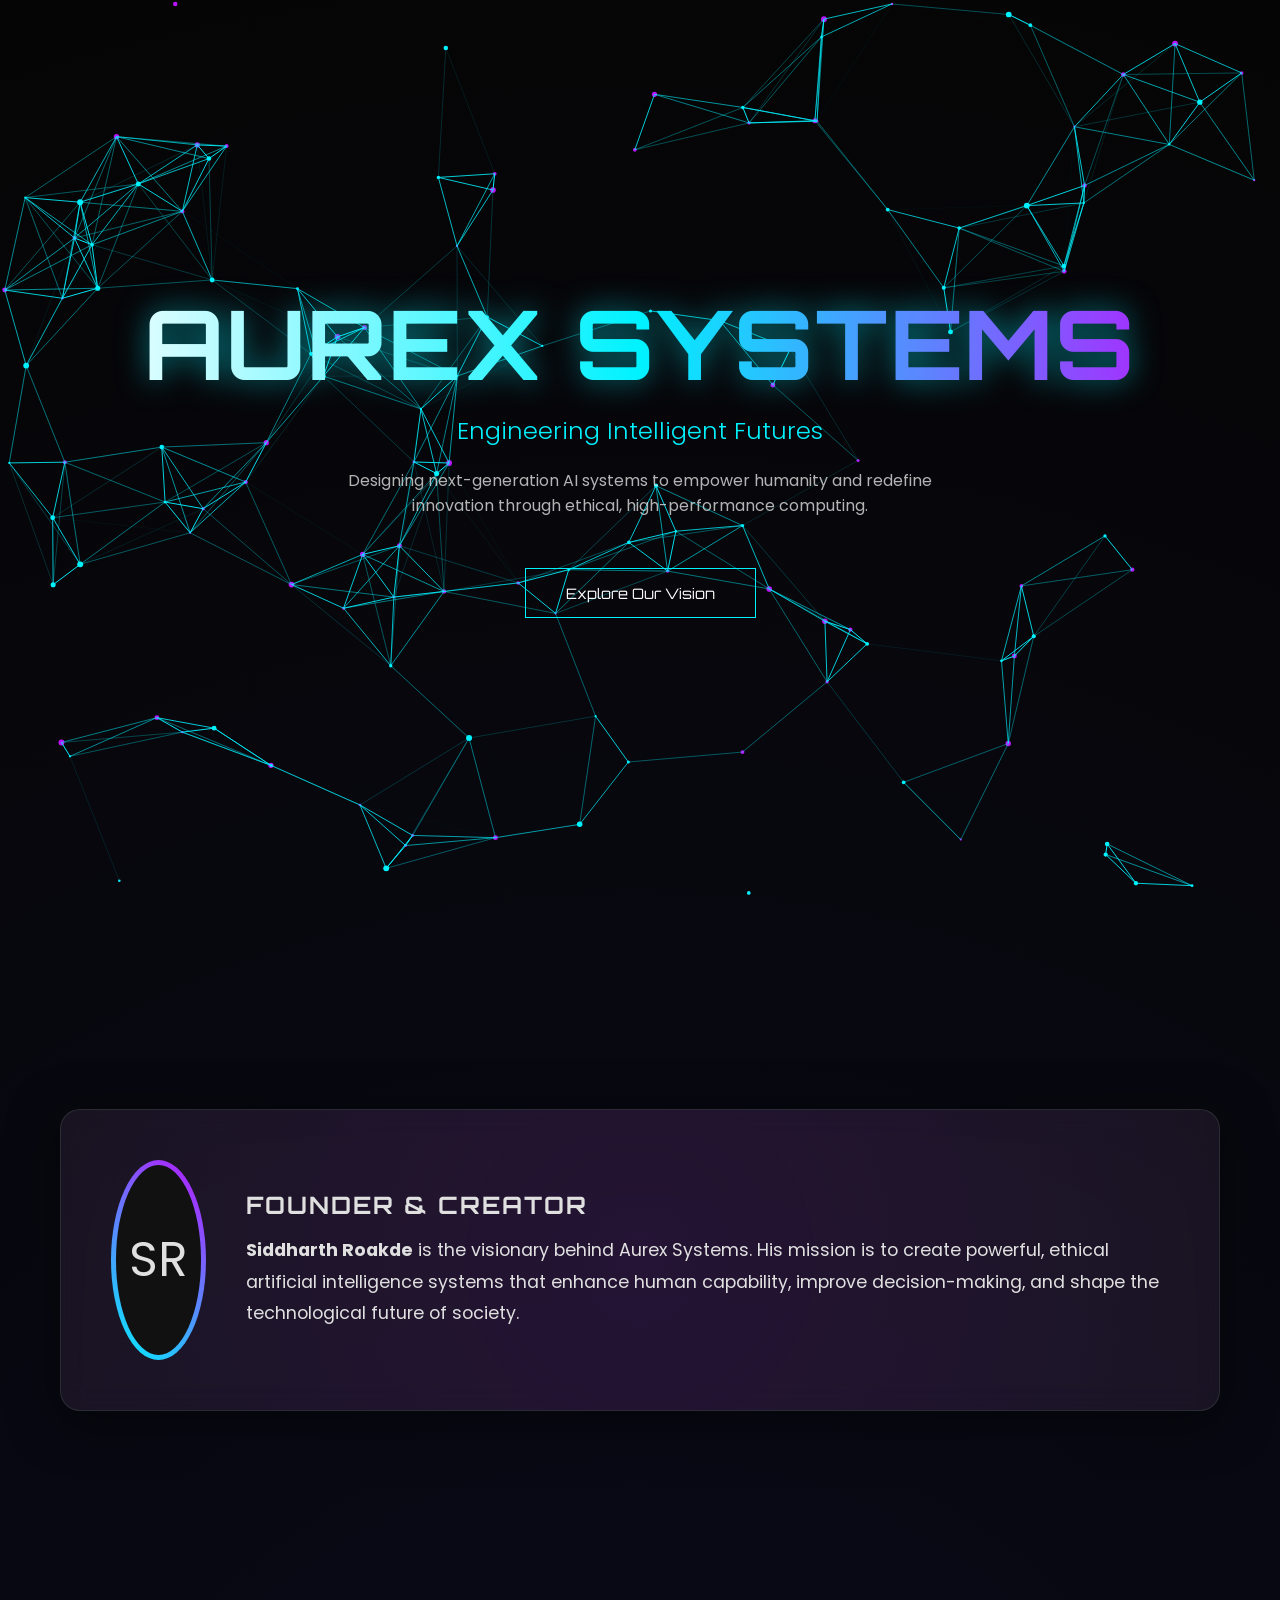
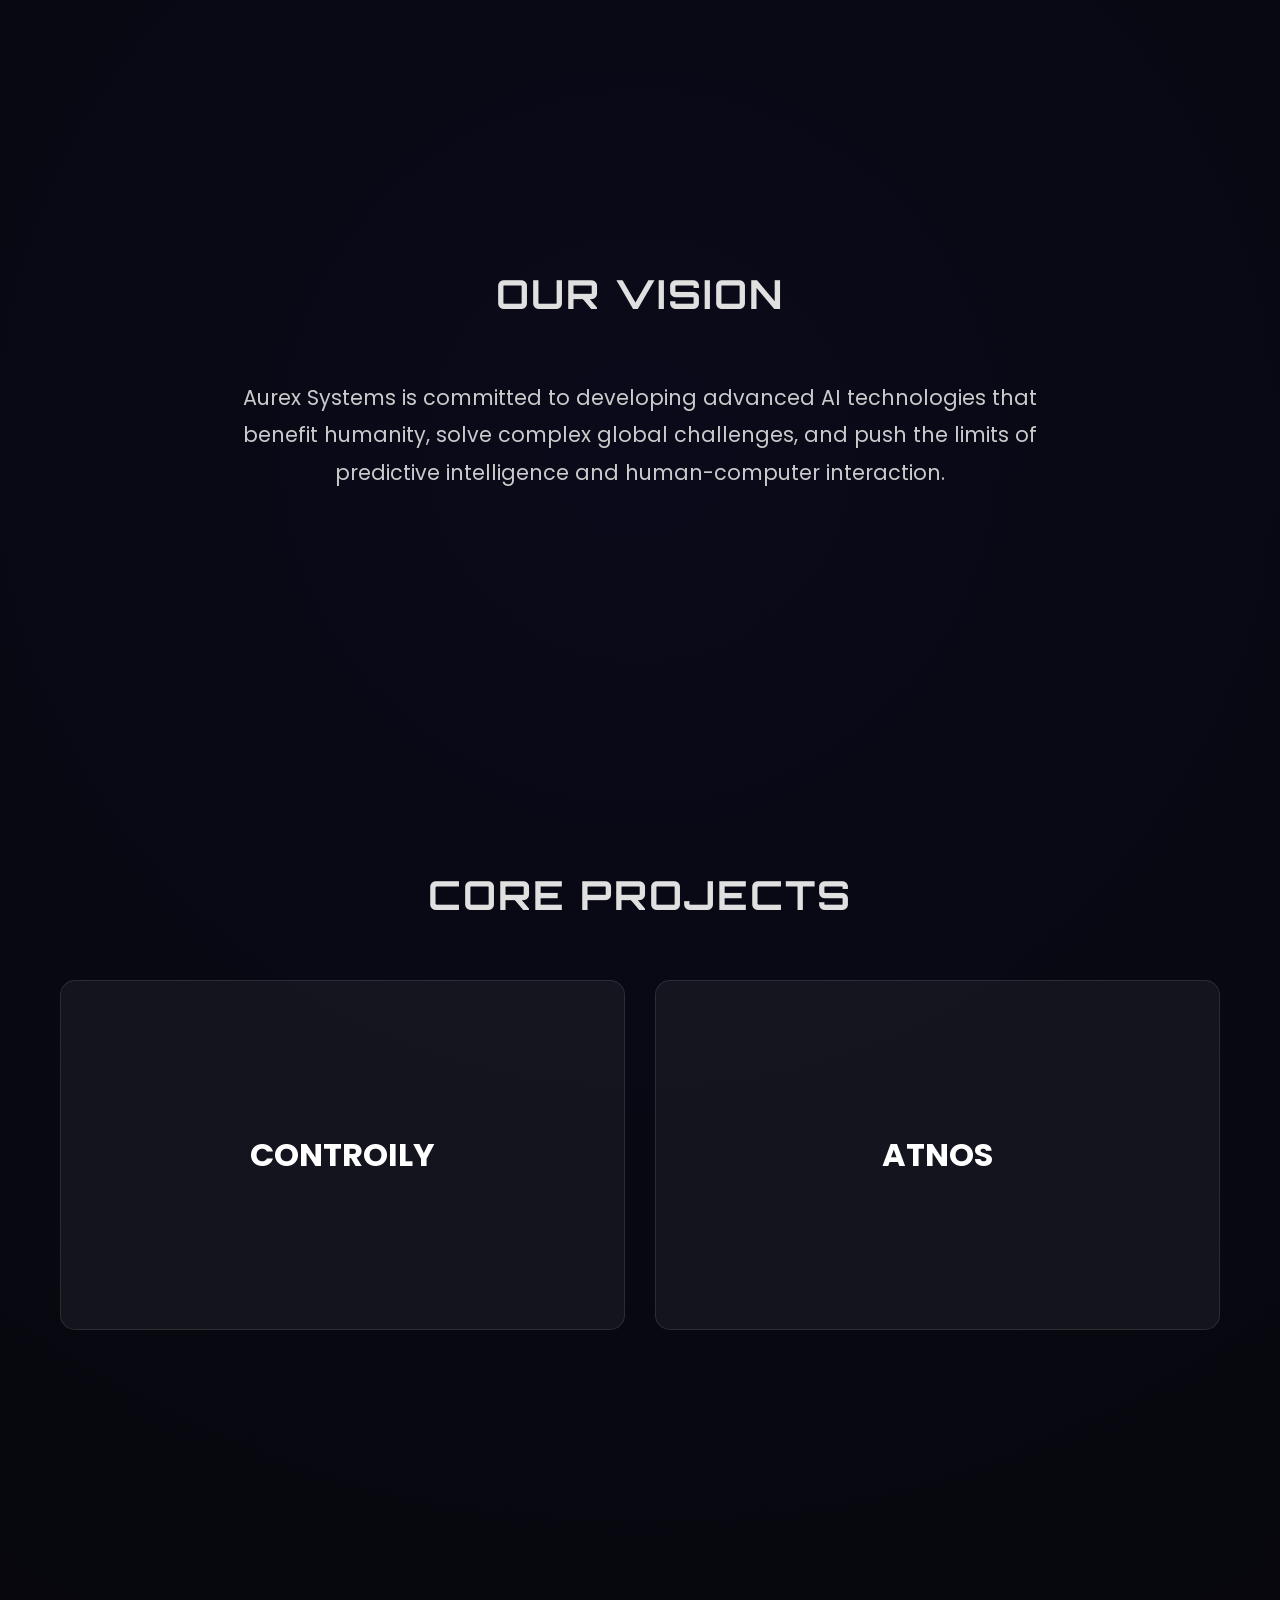
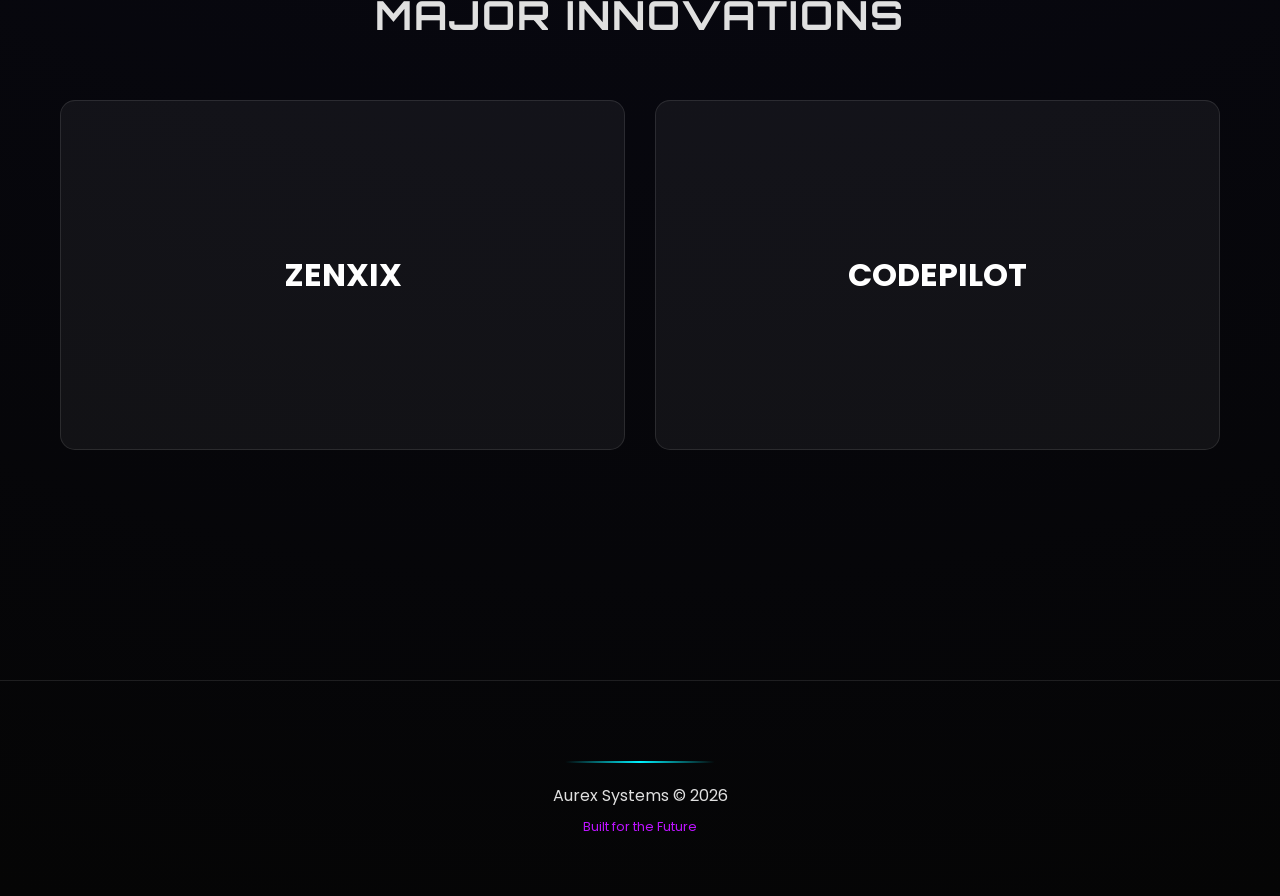
<file: index.html>
<!DOCTYPE html>
<html lang="en">
<head>
    <meta charset="UTF-8">
    <meta name="viewport" content="width=device-width, initial-scale=1.0">
    <title>Aurex Systems | Engineering Intelligent Futures</title>
    <link href="https://fonts.googleapis.com/css2?family=Orbitron:wght@400;700&family=Poppins:wght@300;400;600&display=swap" rel="stylesheet">
    <style>
        :root {
            --bg-color: #05050a;
            --accent-blue: #00f2ff;
            --accent-purple: #bc13fe;
            --glass: rgba(255, 255, 255, 0.05);
            --glass-border: rgba(255, 255, 255, 0.1);
            --text-main: #e0e0e0;
        }

        * {
            margin: 0;
            padding: 0;
            box-sizing: border-box;
            cursor: default;
        }

        body {
            background-color: var(--bg-color);
            background: radial-gradient(circle at center, #0a0a1a 0%, #050505 100%);
            color: var(--text-main);
            font-family: 'Poppins', sans-serif;
            overflow-x: hidden;
            scroll-behavior: smooth;
        }

        canvas {
            position: fixed;
            top: 0;
            left: 0;
            z-index: -1;
        }

        h1, h2, h3 {
            font-family: 'Orbitron', sans-serif;
            letter-spacing: 2px;
            text-transform: uppercase;
        }

        .container {
            max-width: 1200px;
            margin: 0 auto;
            padding: 0 20px;
        }

        /* --- HERO SECTION --- */
        section {
            padding: 100px 0;
            min-height: 80vh;
            display: flex;
            flex-direction: column;
            justify-content: center;
        }

        .hero {
            text-align: center;
            height: 100vh;
        }

        .hero h1 {
            font-size: clamp(3rem, 8vw, 6rem);
            background: linear-gradient(90deg, #fff, var(--accent-blue), var(--accent-purple));
            -webkit-background-clip: text;
            -webkit-text-fill-color: transparent;
            filter: drop-shadow(0 0 15px rgba(0, 242, 255, 0.5));
            animation: fadeIn 2s ease-out;
        }

        .hero p.tagline {
            font-size: 1.5rem;
            color: var(--accent-blue);
            margin-top: 10px;
            font-weight: 300;
        }

        .hero p.subtext {
            max-width: 600px;
            margin: 20px auto;
            opacity: 0.8;
        }

        .btn {
            padding: 15px 40px;
            border: 1px solid var(--accent-blue);
            background: transparent;
            color: #fff;
            font-family: 'Orbitron', sans-serif;
            font-size: 0.9rem;
            cursor: pointer;
            transition: 0.3s;
            position: relative;
            overflow: hidden;
            margin-top: 30px;
        }

        .btn:hover {
            background: var(--accent-blue);
            color: #000;
            box-shadow: 0 0 30px var(--accent-blue);
        }

        /* --- FOUNDER SECTION --- */
        .founder-card {
            background: var(--glass);
            backdrop-filter: blur(15px);
            border: 1px solid var(--glass-border);
            border-radius: 20px;
            padding: 50px;
            display: flex;
            align-items: center;
            gap: 40px;
            box-shadow: 0 10px 50px rgba(0,0,0,0.5);
            position: relative;
            overflow: hidden;
        }

        .founder-card::before {
            content: '';
            position: absolute;
            top: -50%;
            left: -50%;
            width: 200%;
            height: 200%;
            background: radial-gradient(circle, rgba(188, 19, 254, 0.1) 0%, transparent 70%);
            z-index: -1;
        }

        .founder-img {
            width: 200px;
            height: 200px;
            border-radius: 50%;
            background: linear-gradient(45deg, var(--accent-blue), var(--accent-purple));
            padding: 5px;
        }

        .founder-img div {
            width: 100%;
            height: 100%;
            border-radius: 50%;
            background: #111;
            display: flex;
            align-items: center;
            justify-content: center;
            font-size: 3rem;
        }

        /* --- PROJECT GRID & INTERACTIVE PANELS --- */
        .section-title {
            text-align: center;
            margin-bottom: 60px;
            font-size: 2.5rem;
        }

        .project-grid {
            display: grid;
            grid-template-columns: repeat(auto-fit, minmax(300px, 1fr));
            gap: 30px;
        }

        .project-card {
            position: relative;
            height: 350px;
            background: var(--glass);
            border: 1px solid var(--glass-border);
            border-radius: 15px;
            overflow: hidden;
            display: flex;
            align-items: center;
            justify-content: center;
            transition: transform 0.4s;
        }

        .project-card:hover {
            transform: translateY(-10px);
            border-color: var(--accent-blue);
        }

        .project-name {
            font-size: 2rem;
            font-weight: 700;
            color: #fff;
            z-index: 1;
        }

        /* The Sliding Panel */
        .panel {
            position: absolute;
            top: 0;
            right: -100%;
            width: 100%;
            height: 100%;
            background: rgba(0, 242, 255, 0.95);
            color: #000;
            padding: 40px;
            display: flex;
            flex-direction: column;
            justify-content: center;
            transition: right 0.5s cubic-bezier(0.77, 0, 0.175, 1);
            z-index: 2;
        }

        .project-card:hover .panel {
            right: 0;
        }

        .panel h3 {
            margin-bottom: 15px;
            border-bottom: 2px solid #000;
            display: inline-block;
        }

        .panel p {
            line-height: 1.6;
            font-weight: 500;
        }

        .innovation-card .panel {
            background: rgba(188, 19, 254, 0.95);
            color: white;
        }

        .innovation-card .panel h3 {
            border-bottom: 2px solid white;
        }

        /* --- FOOTER --- */
        footer {
            padding: 60px 0;
            text-align: center;
            border-top: 1px solid var(--glass-border);
            margin-top: 100px;
        }

        .footer-line {
            width: 150px;
            height: 2px;
            background: linear-gradient(90deg, transparent, var(--accent-blue), transparent);
            margin: 20px auto;
            animation: pulse 2s infinite;
        }

        @keyframes fadeIn {
            from { opacity: 0; transform: translateY(30px); }
            to { opacity: 1; transform: translateY(0); }
        }

        @keyframes pulse {
            0% { opacity: 0.3; width: 100px; }
            50% { opacity: 1; width: 200px; }
            100% { opacity: 0.3; width: 100px; }
        }

        @media (max-width: 768px) {
            .founder-card { flex-direction: column; text-align: center; }
        }
    </style>
</head>
<body>

    <canvas id="particles"></canvas>

    <section class="hero container">
        <h1>AUREX SYSTEMS</h1>
        <p class="tagline">Engineering Intelligent Futures</p>
        <p class="subtext">Designing next-generation AI systems to empower humanity and redefine innovation through ethical, high-performance computing.</p>
        <div>
            <button class="btn" onclick="document.getElementById('vision').scrollIntoView()">Explore Our Vision</button>
        </div>
    </section>

    <section class="container">
        <div class="founder-card">
            <div class="founder-img">
                <div>SR</div>
            </div>
            <div>
                <h2>Founder & Creator</h2>
                <p style="margin-top: 15px; line-height: 1.8; font-size: 1.1rem;">
                    <strong>Siddharth Roakde</strong> is the visionary behind Aurex Systems. His mission is to create powerful, ethical artificial intelligence systems that enhance human capability, improve decision-making, and shape the technological future of society.
                </p>
            </div>
        </div>
    </section>

    <section class="container" id="vision" style="text-align: center;">
        <h2 class="section-title">Our Vision</h2>
        <p style="max-width: 800px; margin: 0 auto; font-size: 1.3rem; line-height: 1.8; opacity: 0.9;">
            Aurex Systems is committed to developing advanced AI technologies that benefit humanity, solve complex global challenges, and push the limits of predictive intelligence and human-computer interaction.
        </p>
    </section>

    <section class="container">
        <h2 class="section-title">Core Projects</h2>
        <div class="project-grid">
            <div class="project-card">
                <div class="project-name">CONTROILY</div>
                <div class="panel">
                    <h3>Controily</h3>
                    <p>An AI-powered gesture control system that enables users to control computers and smart devices using natural hand movements, creating seamless and intuitive interaction.</p>
                </div>
            </div>
            <div class="project-card">
                <div class="project-name">ATNOS</div>
                <div class="panel">
                    <h3>Atnos</h3>
                    <p>A predictive intelligence system that analyzes data patterns to forecast possible outcomes across different scenarios, helping users make smarter strategic decisions.</p>
                </div>
            </div>
        </div>
    </section>

    <section class="container">
        <h2 class="section-title">Major Innovations</h2>
        <div class="project-grid">
            <div class="project-card innovation-card">
                <div class="project-name">ZENXIX</div>
                <div class="panel">
                    <h3>Zenxix</h3>
                    <p>An advanced conversational AI chatbot built to understand context, adapt to users, and provide intelligent multi-domain assistance.</p>
                </div>
            </div>
            <div class="project-card innovation-card">
                <div class="project-name">CODEPILOT</div>
                <div class="panel">
                    <h3>CodePilot</h3>
                    <p>An AI-powered web development platform that helps users design and build websites efficiently using intelligent automation and smart coding support.</p>
                </div>
            </div>
        </div>
    </section>

    <footer>
        <div class="footer-line"></div>
        <p>Aurex Systems &copy; 2026</p>
        <p style="font-size: 0.8rem; margin-top: 10px; color: var(--accent-purple);">Built for the Future</p>
    </footer>

    <script>
        // Particle Animation Script
        const canvas = document.getElementById('particles');
        const ctx = canvas.getContext('2d');
        let particlesArray;

        canvas.width = window.innerWidth;
        canvas.height = window.innerHeight;

        class Particle {
            constructor(x, y, directionX, directionY, size, color) {
                this.x = x;
                this.y = y;
                this.directionX = directionX;
                this.directionY = directionY;
                this.size = size;
                this.color = color;
            }
            draw() {
                ctx.beginPath();
                ctx.arc(this.x, this.y, this.size, 0, Math.PI * 2, false);
                ctx.fillStyle = this.color;
                ctx.fill();
            }
            update() {
                if (this.x > canvas.width || this.x < 0) this.directionX = -this.directionX;
                if (this.y > canvas.height || this.y < 0) this.directionY = -this.directionY;
                this.x += this.directionX;
                this.y += this.directionY;
                this.draw();
            }
        }

        function init() {
            particlesArray = [];
            let numberOfParticles = (canvas.height * canvas.width) / 9000;
            for (let i = 0; i < numberOfParticles; i++) {
                let size = (Math.random() * 2) + 1;
                let x = (Math.random() * ((innerWidth - size * 2) - (size * 2)) + size * 2);
                let y = (Math.random() * ((innerHeight - size * 2) - (size * 2)) + size * 2);
                let directionX = (Math.random() * 2) - 1;
                let directionY = (Math.random() * 2) - 1;
                let color = i % 2 === 0 ? '#00f2ff' : '#bc13fe';

                particlesArray.push(new Particle(x, y, directionX, directionY, size, color));
            }
        }

        function animate() {
            requestAnimationFrame(animate);
            ctx.clearRect(0, 0, innerWidth, innerHeight);
            for (let i = 0; i < particlesArray.length; i++) {
                particlesArray[i].update();
            }
            connect();
        }

        function connect() {
            let opacityValue = 1;
            for (let a = 0; a < particlesArray.length; a++) {
                for (let b = a; b < particlesArray.length; b++) {
                    let distance = ((particlesArray[a].x - particlesArray[b].x) * (particlesArray[a].x - particlesArray[b].x))
                    + ((particlesArray[a].y - particlesArray[b].y) * (particlesArray[a].y - particlesArray[b].y));
                    if (distance < (canvas.width / 7) * (canvas.height / 7)) {
                        opacityValue = 1 - (distance / 20000);
                        ctx.strokeStyle = `rgba(0, 242, 255, ${opacityValue})`;
                        ctx.lineWidth = 1;
                        ctx.beginPath();
                        ctx.moveTo(particlesArray[a].x, particlesArray[a].y);
                        ctx.lineTo(particlesArray[b].x, particlesArray[b].y);
                        ctx.stroke();
                    }
                }
            }
        }

        window.addEventListener('resize', () => {
            canvas.width = innerWidth;
            canvas.height = innerHeight;
            init();
        });

        init();
        animate();
    </script>
</body>
</html>
</file>
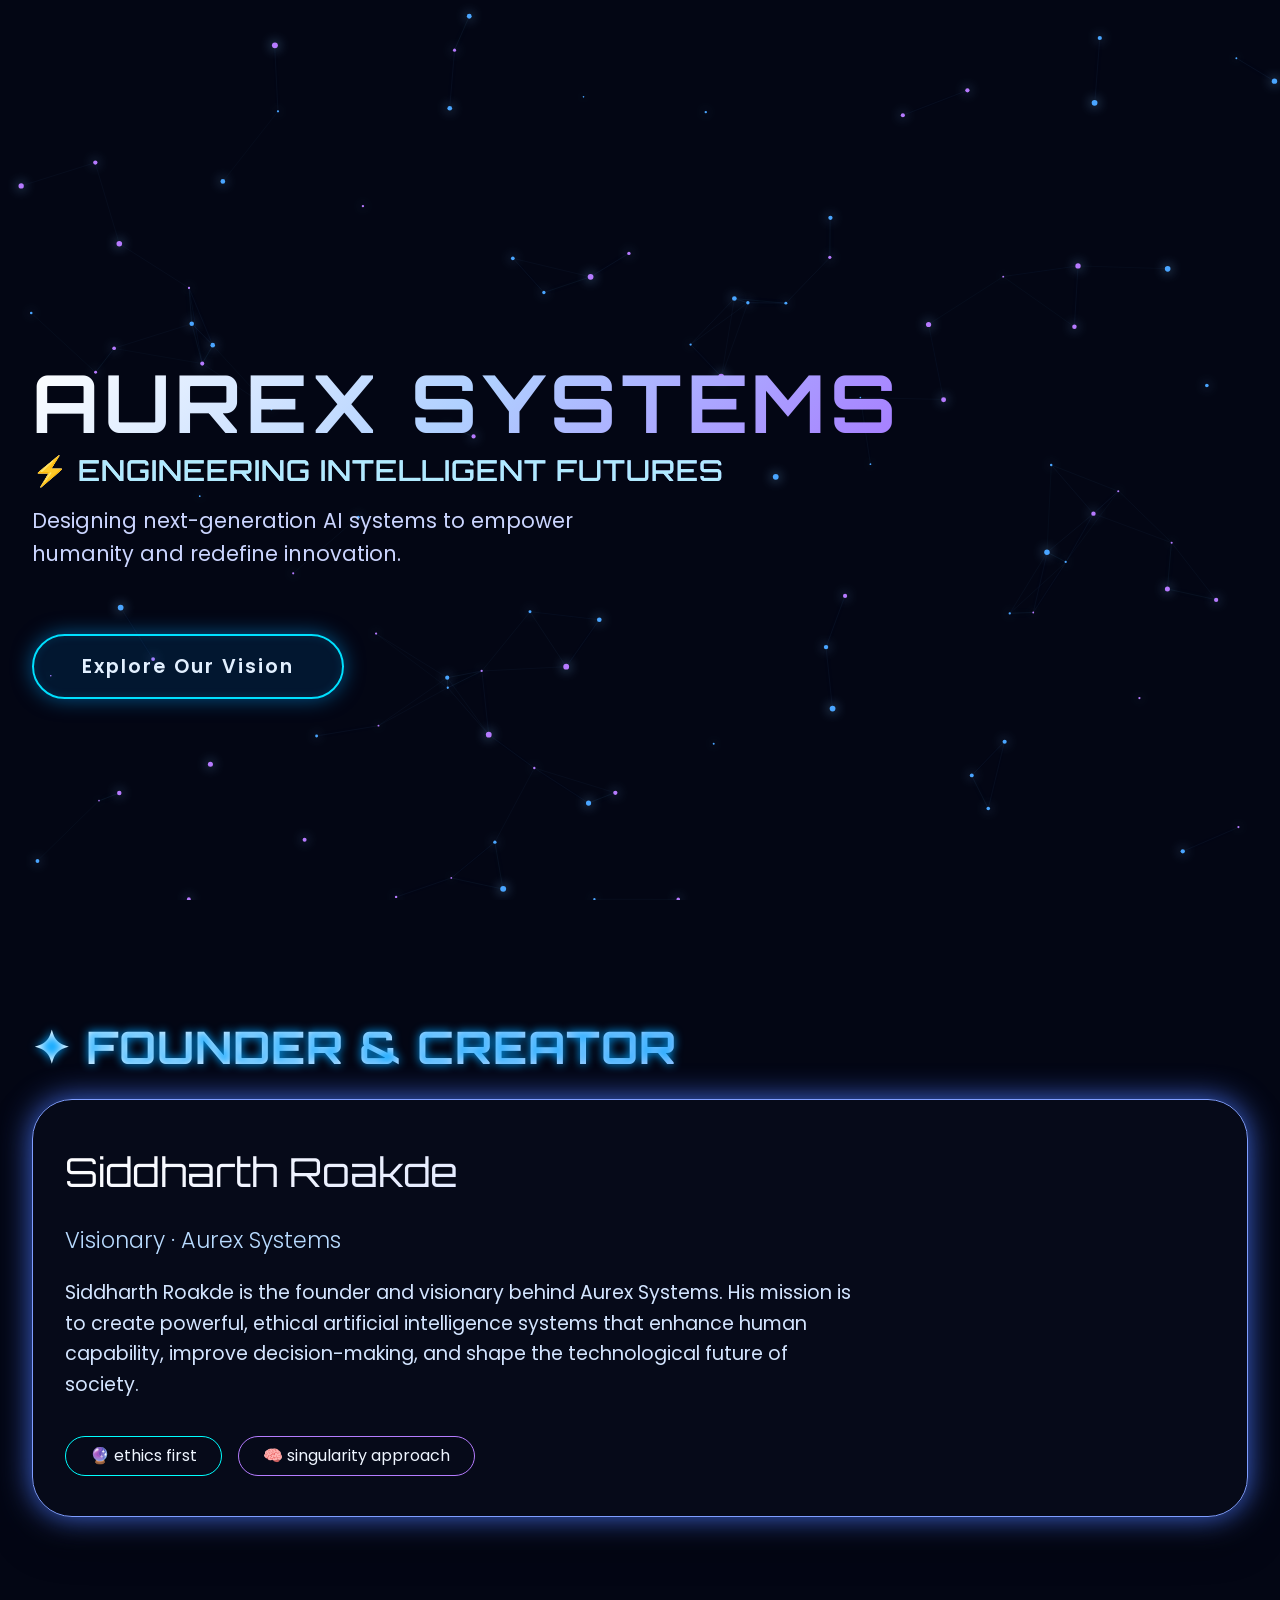
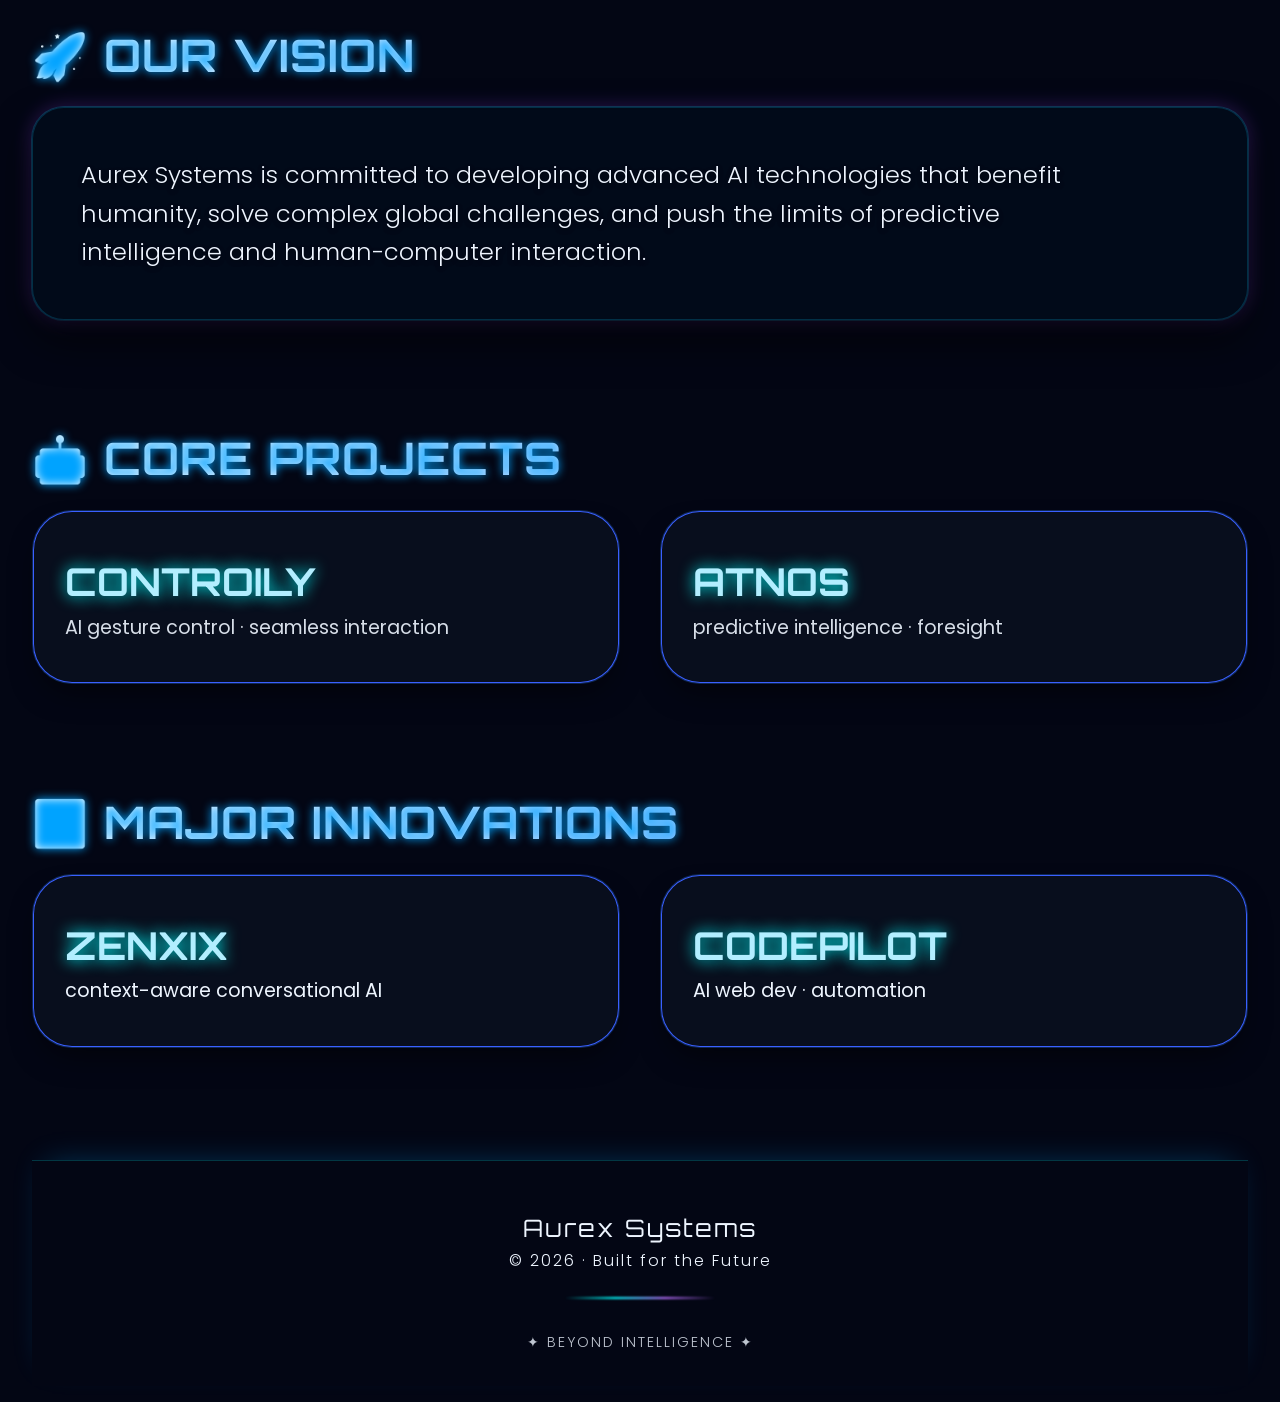
<file: deepseek_html_20260305_52677a.html>
<!DOCTYPE html>
<html lang="en">
<head>
    <meta charset="UTF-8">
    <meta name="viewport" content="width=device-width, initial-scale=1.0">
    <title>Aurex Systems · engineering intelligent futures</title>
    <!-- Fonts & base styling -->
    <link rel="preconnect" href="https://fonts.googleapis.com">
    <link rel="preconnect" href="https://fonts.gstatic.com" crossorigin>
    <link href="https://fonts.googleapis.com/css2?family=Orbitron:wght@400;500;700;900&family=Poppins:wght@300;400;500;600;700&display=swap" rel="stylesheet">
    <style>
        * {
            margin: 0;
            padding: 0;
            box-sizing: border-box;
        }

        body {
            background: #030614;
            font-family: 'Poppins', sans-serif;
            color: #eef5ff;
            line-height: 1.6;
            overflow-x: hidden;
            scroll-behavior: smooth;
        }

        /* custom slick scroll (smooth already) */
        ::-webkit-scrollbar {
            width: 8px;
            background: #0a0c1a;
        }
        ::-webkit-scrollbar-thumb {
            background: linear-gradient(145deg, #00c8ff, #9945ff);
            border-radius: 20px;
        }

        /* particle canvas background */
        #particle-canvas {
            position: fixed;
            top: 0;
            left: 0;
            width: 100vw;
            height: 100vh;
            z-index: 0;
            pointer-events: none; /* allow interaction with content */
        }

        .main-wrapper {
            position: relative;
            z-index: 5;
            max-width: 1400px;
            margin: 0 auto;
            padding: 2rem 2rem 1rem;
            backdrop-filter: blur(0px); /* clean, just overlay */
        }

        /* glassmorphism + glow card base */
        .glass-card {
            background: rgba(5, 10, 25, 0.45);
            backdrop-filter: blur(10px) saturate(180%);
            -webkit-backdrop-filter: blur(10px) saturate(180%);
            border: 1px solid rgba(0, 200, 255, 0.2);
            border-radius: 32px;
            box-shadow: 0 20px 40px rgba(0, 0, 0, 0.6), 0 0 0 1px rgba(0, 230, 255, 0.2), 0 0 20px rgba(153, 69, 255, 0.3);
            transition: transform 0.2s ease, box-shadow 0.3s ease;
        }
        .glass-card:hover {
            box-shadow: 0 30px 50px rgba(0, 0, 0, 0.8), 0 0 0 2px rgba(0, 230, 255, 0.5), 0 0 40px #7f3aff;
            border-color: rgba(153, 69, 255, 0.6);
        }

        /* headings with orbitron */
        h1, h2, h3, h4, .orbitron {
            font-family: 'Orbitron', sans-serif;
            font-weight: 700;
            letter-spacing: 1px;
            text-transform: uppercase;
            background: linear-gradient(135deg, #ffffff, #b0d0ff, #a67cff);
            -webkit-background-clip: text;
            background-clip: text;
            color: transparent;
            line-height: 1.2;
        }

        h2 {
            font-size: 2.8rem;
            margin-bottom: 1.5rem;
            text-shadow: 0 0 10px #00a3ff;
        }

        /* button style */
        .btn-primary {
            background: rgba(0, 150, 255, 0.12);
            border: 2px solid #00e0ff;
            color: #e2f0ff;
            padding: 1rem 3rem;
            font-size: 1.2rem;
            font-weight: 600;
            border-radius: 60px;
            backdrop-filter: blur(8px);
            cursor: pointer;
            transition: all 0.3s;
            box-shadow: 0 0 20px #00a3ff80, inset 0 0 10px #00c3ff20;
            font-family: 'Poppins', sans-serif;
            letter-spacing: 2px;
            margin-top: 2rem;
        }
        .btn-primary:hover {
            background: #00c8ff;
            color: #000c1a;
            border-color: #b07cff;
            box-shadow: 0 0 40px #9f7aff, 0 0 60px #0044ff;
            transform: scale(1.05);
        }

        /* hover sliding definition panels — parent wrapper */
        .hover-project {
            position: relative;
            display: inline-block;
            cursor: default;
            width: 100%;
        }

        .project-card {
            background: rgba(12, 20, 35, 0.6);
            backdrop-filter: blur(12px);
            border: 1px solid #2979ff40;
            border-radius: 40px;
            padding: 2.5rem 2rem;
            transition: all 0.25s;
            box-shadow: 0 15px 30px -10px #00000099, 0 0 0 1px #3a5fff inset;
            height: 100%;
        }
        .project-card .project-name {
            font-size: 2.4rem;
            font-weight: 700;
            font-family: 'Orbitron', sans-serif;
            color: #b2eeff;
            text-shadow: 0 0 15px cyan;
            margin-bottom: 0.5rem;
        }

        /* sliding panel */
        .sliding-definition {
            position: absolute;
            top: 10%;
            right: -20px; /* start hidden off the right edge */
            width: 280px;
            background: rgba(0, 20, 40, 0.85);
            backdrop-filter: blur(16px);
            border-left: 4px solid #8a6eff;
            border-radius: 24px;
            padding: 1.6rem 1.8rem;
            box-shadow: 0 25px 50px #000, 0 0 30px #6f4eff, 0 0 15px cyan;
            opacity: 0;
            transition: opacity 0.3s ease, right 0.4s cubic-bezier(0.2, 0.9, 0.3, 1.2);
            pointer-events: none;
            z-index: 100;
            font-size: 1rem;
            color: #e0edff;
            border: 1px solid cyan;
            font-weight: 400;
        }

        .hover-project:hover .sliding-definition {
            opacity: 1;
            right: -30px;  /* slide into view */
        }

        /* for mobile we adjust */
        @media (max-width: 900px) {
            .sliding-definition {
                width: 200px;
                font-size: 0.9rem;
                padding: 1rem;
                right: -10px;
            }
            .hover-project:hover .sliding-definition {
                right: -15px;
            }
        }

        /* founder premium card */
        .founder-card {
            background: rgba(10, 15, 30, 0.5);
            backdrop-filter: blur(14px);
            border: 1px solid #7f9eff;
            border-radius: 40px;
            padding: 2.5rem 2rem;
            box-shadow: 0 0 30px #4169e1, 0 20px 40px #00000080;
            transition: all 0.3s;
            display: flex;
            flex-direction: column;
            gap: 1.2rem;
        }
        .founder-card:hover {
            box-shadow: 0 0 60px #5f3bff, 0 0 20px #00dcff;
            border-color: #b56eff;
        }
        .founder-name {
            font-size: 2.5rem;
            font-family: 'Orbitron', sans-serif;
            background: linear-gradient(145deg, #fff, #b6c8ff);
            -webkit-background-clip: text;
            background-clip: text;
            color: transparent;
        }

        /* grid layout */
        .grid-2, .grid-3 {
            display: grid;
            gap: 2.5rem;
        }
        .grid-2 {
            grid-template-columns: repeat(2, 1fr);
        }
        .grid-3 {
            grid-template-columns: repeat(3, 1fr);
        }
        @media (max-width: 900px) {
            .grid-2, .grid-3 {
                grid-template-columns: 1fr;
            }
            h2 { font-size: 2rem; }
        }

        section {
            margin: 7rem 0;
        }

        /* footer minimal */
        footer {
            margin-top: 6rem;
            padding: 3rem 0 2rem;
            text-align: center;
            border-top: 1px solid rgba(0, 255, 255, 0.2);
            box-shadow: 0 -10px 30px -15px #00aaff50;
            font-family: 'Poppins', sans-serif;
            font-weight: 300;
            letter-spacing: 2px;
        }
        .glow-line {
            width: 150px;
            height: 2px;
            background: linear-gradient(90deg, transparent, cyan, #b86eff, transparent);
            margin: 1.5rem auto 1rem;
            border-radius: 4px;
            filter: blur(1px);
        }

        /* particle canvas fully absolute */
        canvas {
            display: block;
        }
        .hero-tagline {
            font-size: 1.8rem;
            color: #b0eaff;
        }
        .hero-sub {
            font-size: 1.3rem;
            max-width: 600px;
            color: #cbd5ff;
        }

        /* spacing */
        .hero {
            min-height: 85vh;
            display: flex;
            align-items: center;
        }
    </style>
</head>
<body>
    <canvas id="particle-canvas"></canvas>
    <div class="main-wrapper">
        <!-- HERO SECTION -->
        <section class="hero" id="home">
            <div style="max-width: 900px;">
                <h1 style="font-size: 5rem; margin-bottom: 0.2rem; letter-spacing: 5px;">AUREX SYSTEMS</h1>
                <div class="hero-tagline orbitron" style="font-weight: 500; margin-bottom: 1rem;">⚡ Engineering Intelligent Futures</div>
                <div class="hero-sub" style="margin-bottom: 2rem;">Designing next-generation AI systems to empower humanity and redefine innovation.</div>
                <button class="btn-primary" onclick="document.getElementById('mission').scrollIntoView({behavior:'smooth'})">Explore Our Vision</button>
            </div>
        </section>

        <!-- FOUNDER SECTION -->
        <section id="founder">
            <h2>✦ FOUNDER & CREATOR</h2>
            <div class="founder-card">
                <div class="founder-name">Siddharth Roakde</div>
                <div style="font-size: 1.4rem; color: #b8dbff; font-weight: 300;">Visionary · Aurex Systems</div>
                <p style="font-size: 1.2rem; max-width: 800px; color: #d3e5ff;">Siddharth Roakde is the founder and visionary behind Aurex Systems. His mission is to create powerful, ethical artificial intelligence systems that enhance human capability, improve decision-making, and shape the technological future of society.</p>
                <div style="display: flex; gap: 1rem; margin-top: 1rem;">
                    <span style="border:1px solid cyan; border-radius: 40px; padding: 0.4rem 1.5rem;">🔮 ethics first</span>
                    <span style="border:1px solid #b47cff; border-radius: 40px; padding: 0.4rem 1.5rem;">🧠 singularity approach</span>
                </div>
            </div>
        </section>

        <!-- MISSION SECTION -->
        <section id="mission">
            <h2>🚀 OUR VISION</h2>
            <div class="glass-card" style="padding: 3rem; font-size: 1.5rem; background: rgba(0,15,30,0.5);">
                <p style="max-width: 1000px;">Aurex Systems is committed to developing advanced AI technologies that benefit humanity, solve complex global challenges, and push the limits of predictive intelligence and human-computer interaction.</p>
            </div>
        </section>

        <!-- CORE PROJECTS (interactive hover cards) -->
        <section>
            <h2>🤖 CORE PROJECTS</h2>
            <div class="grid-2">
                <!-- Controily -->
                <div class="hover-project">
                    <div class="project-card glass-card">
                        <span class="project-name">CONTROILY</span>
                        <div style="font-size: 1.2rem; opacity: 0.9;">AI gesture control · seamless interaction</div>
                    </div>
                    <div class="sliding-definition">
                        <strong style="color:#7df9ff; font-size:1.3rem;">◈ Controily</strong><br>
                        An AI-powered gesture control system that enables users to control computers and smart devices using natural hand movements, creating seamless and intuitive interaction.
                    </div>
                </div>
                <!-- Atnos -->
                <div class="hover-project">
                    <div class="project-card glass-card">
                        <span class="project-name">ATNOS</span>
                        <div style="font-size: 1.2rem; opacity: 0.9;">predictive intelligence · foresight</div>
                    </div>
                    <div class="sliding-definition">
                        <strong style="color:#7df9ff; font-size:1.3rem;">◈ Atnos</strong><br>
                        A predictive intelligence system that analyzes data patterns to forecast possible outcomes across different scenarios, helping users make smarter strategic decisions.
                    </div>
                </div>
            </div>
        </section>

        <!-- MAJOR INNOVATIONS -->
        <section>
            <h2>🌌 MAJOR INNOVATIONS</h2>
            <div class="grid-2" style="grid-template-columns: repeat(2,1fr);">
                <!-- Zenxix -->
                <div class="hover-project">
                    <div class="project-card glass-card">
                        <span class="project-name">ZENXIX</span>
                        <div style="font-size: 1.2rem;">context-aware conversational AI</div>
                    </div>
                    <div class="sliding-definition">
                        <strong style="color:#ffb3ff;">✧ Zenxix</strong><br>
                        An advanced conversational AI chatbot built to understand context, adapt to users, and provide intelligent multi-domain assistance.
                    </div>
                </div>
                <!-- CodePilot -->
                <div class="hover-project">
                    <div class="project-card glass-card">
                        <span class="project-name">CODEPILOT</span>
                        <div style="font-size: 1.2rem;">AI web dev · automation</div>
                    </div>
                    <div class="sliding-definition">
                        <strong style="color:#ffb3ff;">✧ CodePilot</strong><br>
                        An AI-powered web development platform that helps users design and build websites efficiently using intelligent automation and smart coding support.
                    </div>
                </div>
            </div>
        </section>

        <!-- FOOTER with animated divider -->
        <footer>
            <div style="font-size: 1.5rem; font-family: 'Orbitron';">Aurex Systems</div>
            <div>© 2026 · Built for the Future</div>
            <div class="glow-line"></div>
            <div style="margin-top: 2rem; opacity: 0.8; font-size: 0.9rem; letter-spacing: 2px;">✦ BEYOND INTELLIGENCE ✦</div>
        </footer>
    </div>

    <!-- particle animation -->
    <script>
        (function() {
            const canvas = document.getElementById('particle-canvas');
            const ctx = canvas.getContext('2d');
            let width, height;
            let particles = [];

            function initParticles() {
                const count = 100;
                particles = [];
                for (let i = 0; i < count; i++) {
                    particles.push({
                        x: Math.random() * width,
                        y: Math.random() * height,
                        vx: (Math.random() - 0.5) * 0.6,
                        vy: (Math.random() - 0.5) * 0.6,
                        radius: Math.random() * 2.2 + 0.8,
                        alpha: Math.random() * 0.6 + 0.2,
                        color: Math.random() > 0.5 ? '#4aa5ff' : '#b77aff'
                    });
                }
            }

            function resizeCanvas() {
                width = window.innerWidth;
                height = window.innerHeight;
                canvas.width = width;
                canvas.height = height;
                initParticles();
            }

            function drawParticles() {
                if (!ctx) return;
                ctx.clearRect(0, 0, width, height);
                ctx.fillStyle = '#030614'; // deep background (matches body)
                ctx.fillRect(0, 0, width, height);

                // draw particles and faint connections
                for (let i = 0; i < particles.length; i++) {
                    const p = particles[i];
                    ctx.beginPath();
                    ctx.arc(p.x, p.y, p.radius, 0, Math.PI * 2);
                    ctx.fillStyle = p.color;
                    ctx.shadowColor = '#80c4ff';
                    ctx.shadowBlur = 12;
                    ctx.fill();
                    
                    // update position
                    p.x += p.vx;
                    p.y += p.vy;

                    // wrap around edges
                    if (p.x < 0) p.x = width;
                    if (p.x > width) p.x = 0;
                    if (p.y < 0) p.y = height;
                    if (p.y > height) p.y = 0;

                    // connect near particles
                    for (let j = i + 1; j < particles.length; j++) {
                        const p2 = particles[j];
                        const dx = p.x - p2.x;
                        const dy = p.y - p2.y;
                        const dist = Math.sqrt(dx*dx + dy*dy);
                        if (dist < 90) {
                            ctx.beginPath();
                            ctx.strokeStyle = `rgba(100, 180, 255, ${0.15 * (1 - dist/150)})`;
                            ctx.lineWidth = 0.6;
                            ctx.shadowBlur = 8;
                            ctx.moveTo(p.x, p.y);
                            ctx.lineTo(p2.x, p2.y);
                            ctx.stroke();
                        }
                    }
                }
                requestAnimationFrame(drawParticles);
            }

            window.addEventListener('resize', resizeCanvas);
            resizeCanvas();
            drawParticles();

            // optional: mouse effect (dense particles)
            let mouse = { x: null, y: null };
            window.addEventListener('mousemove', (e) => {
                mouse.x = e.clientX;
                mouse.y = e.clientY;
                // subtle attraction to mouse for few particles
                for (let i = 0; i < particles.length; i+=3) {
                    let p = particles[i];
                    let dx = mouse.x - p.x;
                    let dy = mouse.y - p.y;
                    let dist = Math.sqrt(dx*dx + dy*dy);
                    if (dist < 120) {
                        p.x += dx * 0.008;
                        p.y += dy * 0.008;
                    }
                }
            });
        })();
    </script>

    <!-- smooth scroll behavior is native + add little glow to sliding panels on hover -->
    <style>
        /* additional premium touches */
        .project-card {
            position: relative;
            z-index: 5;
            overflow: hidden;
        }
        .project-card::after {
            content: '';
            position: absolute;
            top: -2px; left: -2px; right: -2px; bottom: -2px;
            background: linear-gradient(125deg, rgba(0,255,255,0) 30%, rgba(100,80,255,0.2), transparent);
            border-radius: 42px;
            z-index: -1;
            opacity: 0;
            transition: opacity 0.5s;
        }
        .project-card:hover::after {
            opacity: 1;
        }
        .sliding-definition {
            backdrop-filter: blur(20px);
            background: rgba(0, 8, 22, 0.85);
            border: 1px solid cyan;
            line-height: 1.5;
        }
        /* make website responsive */
        @media (max-width: 700px) {
            .hero h1 { font-size: 3rem; }
            .hero-tagline { font-size: 1.2rem; }
            .btn-primary { padding: 0.8rem 1.8rem; }
            .sliding-definition { width: 170px; padding: 0.8rem; right: -5px; }
            .hover-project:hover .sliding-definition { right: -5px; }
        }
        /* additional glassmorphism for main sections */
        .glass-card p {
            font-weight: 300;
            text-shadow: 0 2px 5px #00000070;
        }
    </style>
    <!-- extra smoothness -->
</body>
</html>
</file>
